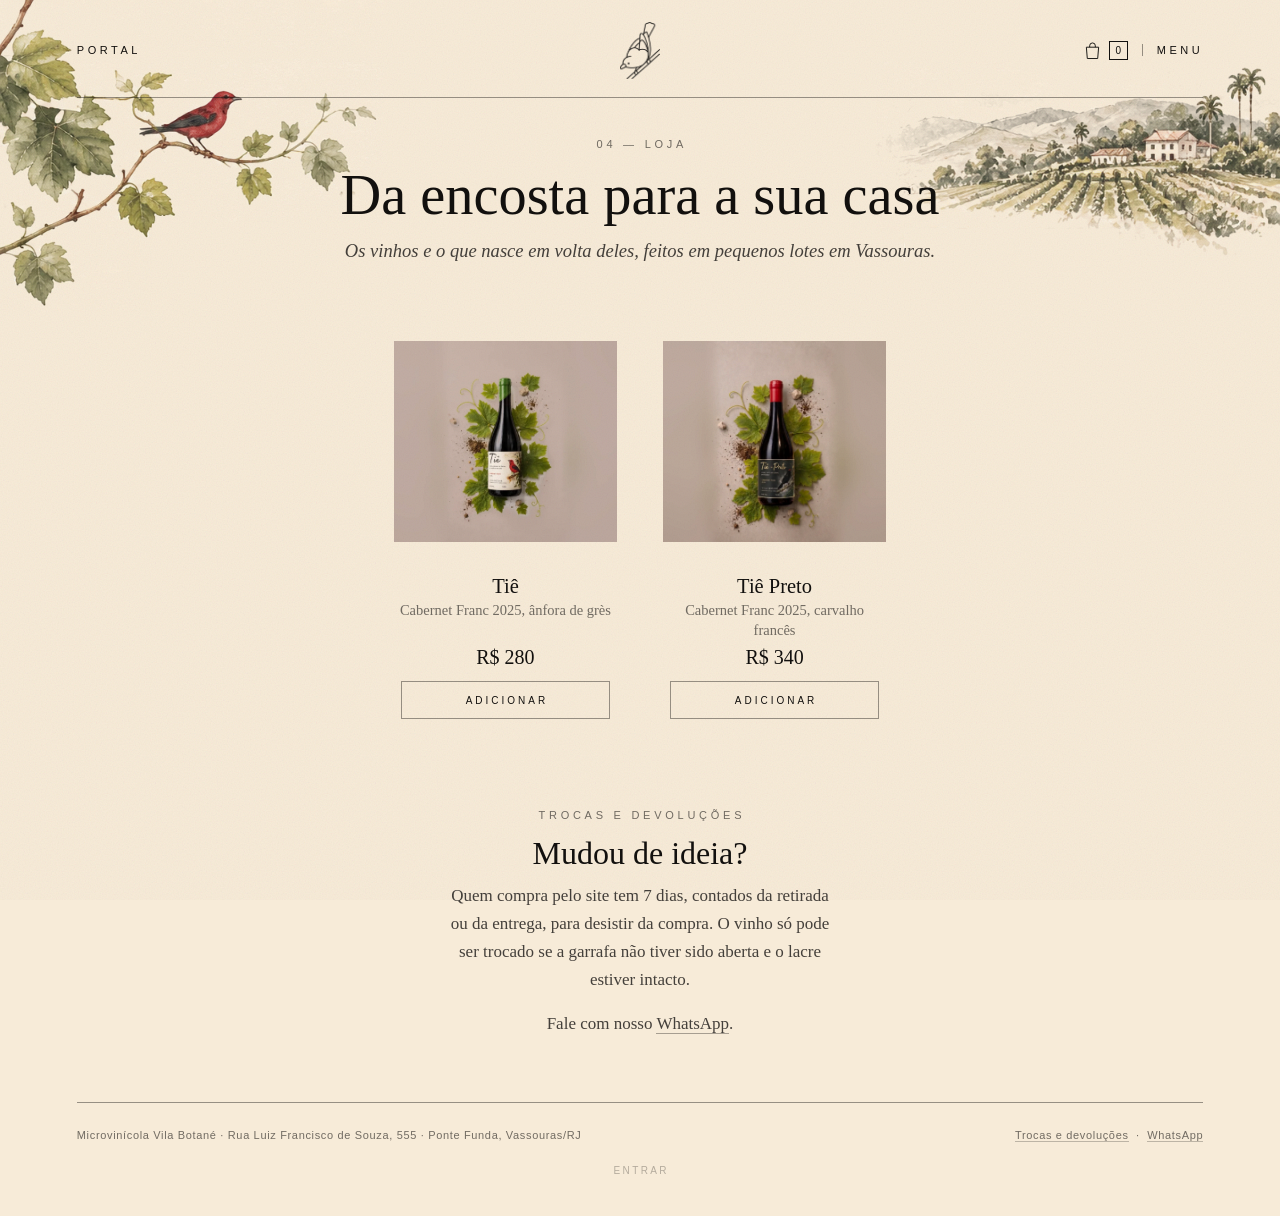
<file: loja.html>
<!doctype html>
<html lang="pt-BR">
<head>
<meta charset="utf-8">
<meta name="viewport" content="width=device-width, initial-scale=1">
<meta http-equiv="Content-Security-Policy" content="default-src 'self'; script-src 'self' 'unsafe-inline'; style-src 'self' 'unsafe-inline' https://fonts.googleapis.com; font-src 'self' https://fonts.gstatic.com data:; img-src 'self' data: blob:; connect-src 'self' https://api.github.com https://vilabotane-pagamento.gabriellroque9017.workers.dev; object-src 'none'; base-uri 'self'; form-action 'self'; frame-src 'none'; upgrade-insecure-requests">
<title>Loja · Vila Botané</title>
<meta name="description" content="A loja da Vila Botané: os vinhos Tiê e Tiê Preto e o que nasce em volta deles, em pequenos lotes, em Vassouras.">
<link rel="icon" href="./img/passaro-linha.png">
<link rel="preconnect" href="https://fonts.googleapis.com">
<link rel="preconnect" href="https://fonts.gstatic.com" crossorigin>
<link rel="stylesheet" href="https://fonts.googleapis.com/css2?family=Cormorant+Garamond:ital,wght@0,300;0,400;0,500;1,300;1,400&family=Jost:wght@300;400&display=swap">
<style>
/* ==========================================================
   Vila Botané · Loja
   O papel da arte aprovada: creme quente, grão, a ave em traço no topo,
   o galho com o tiê entrando pelo canto e a encosta em aquarela do outro
   lado. Cantos retos, fio de 1px, botão sem preenchimento.
   ========================================================== */
:root{
  --tinta:#12100E; --mata:#636B2F; --tie:#C8483C; --casca:#3A322A;
  --papel:#F7EBD8; --papel-fundo:#EFE1CB; --mudo:rgba(18,16,14,.58); --fio:rgba(18,16,14,.42);
  --serifa:"Cormorant Garamond", Georgia, "Times New Roman", serif;
  --grot:"Jost", "Helvetica Neue", Arial, sans-serif;
  --margem:clamp(22px,6vw,96px);
  --ease:cubic-bezier(.65,0,.35,1);
}
*,*::before,*::after{ box-sizing:border-box; }
html{ background:var(--papel); -webkit-text-size-adjust:100%; }
body{ margin:0; color:var(--tinta); font-family:var(--serifa); font-size:18px; -webkit-font-smoothing:antialiased; position:relative; overflow-x:hidden; }
/* o grão do papel, por cima de tudo e sem pegar clique */
body::after{
  content:""; position:fixed; inset:0; pointer-events:none; z-index:60; opacity:.09; mix-blend-mode:multiply;
  background:url("data:image/svg+xml,%3Csvg xmlns='http://www.w3.org/2000/svg' width='220' height='220'%3E%3Cfilter id='n'%3E%3CfeTurbulence type='fractalNoise' baseFrequency='0.82' numOctaves='3' stitchTiles='stitch'/%3E%3C/filter%3E%3Crect width='100%25' height='100%25' filter='url(%23n)'/%3E%3C/svg%3E");
}
a{ color:inherit; text-decoration:none; }
button{ font:inherit; color:inherit; background:none; border:0; padding:0; cursor:pointer; }
[hidden]{ display:none !important; }
.num{ font-feature-settings:"onum" 1; }
.rotulo{ font-family:var(--grot); font-weight:400; font-size:11px; letter-spacing:.34em; text-indent:.34em; text-transform:uppercase; color:var(--mudo); margin:0; }

/* ---------- a ornamentação ---------- */
.enfeite{ position:absolute; pointer-events:none; z-index:0; user-select:none; }
.enfeite--galho{ top:0; left:0; width:clamp(190px,30vw,480px); }
.enfeite--encosta{ top:62px; right:0; width:clamp(240px,31.6vw,500px); }
@media (max-width:760px){
  .enfeite--galho{ width:36vw; top:-4px; left:-3vw; }
  .enfeite--encosta{ display:none; }
}

/* ---------- o topo ---------- */
.topo{
  position:relative; z-index:2; display:grid; grid-template-columns:1fr auto 1fr; align-items:center;
  margin:0 var(--margem); padding:22px 0 18px; border-bottom:1px solid var(--fio);
  font-family:var(--grot); font-size:11px; letter-spacing:.32em; text-transform:uppercase;
}
.topo__marca img{ display:block; width:40px; height:auto; filter:invert(1); opacity:.82; }
.topo__dir{ justify-self:end; display:flex; align-items:center; gap:14px; }
.topo__sacola{ display:flex; align-items:center; gap:8px; min-height:44px; }
.topo__sacola svg{ width:17px; height:19px; }
.topo__conta{ font-size:10px; letter-spacing:0; text-indent:0; min-width:19px; height:19px; padding:0 4px;
  border:1px solid var(--tinta); display:grid; place-items:center; transition:background .3s, color .3s; }
.topo__conta.is-pulso{ background:var(--mata); border-color:var(--mata); color:var(--papel); }
.topo__barra{ width:1px; height:12px; background:var(--fio); }
.topo__menu{ min-height:44px; letter-spacing:.32em; text-transform:uppercase; }
@media (max-width:760px){
  .topo{ padding:16px 0 14px; }
  .topo__portal{ visibility:hidden; }
  .topo__marca img{ width:34px; }
}

/* ---------- a cabeça ---------- */
.cabeca{ position:relative; z-index:1; text-align:center; padding:40px var(--margem) 0; }
.cabeca h1{ font-weight:300; font-size:clamp(36px,4.4vw,58px); line-height:1.05; margin:16px 0 12px; text-wrap:balance; }
.cabeca p.sub{ font-style:italic; font-size:clamp(17px,1.45vw,20px); line-height:1.5; margin:0 auto; max-width:92ch; color:rgba(18,16,14,.78); }
@media (max-width:760px){ .cabeca p.sub{ max-width:34ch; text-wrap:balance; } }
@media (max-width:760px){ .cabeca{ padding-top:44px; } }

/* ---------- as abas ---------- */
.filtros{ position:relative; z-index:1; display:flex; justify-content:center; flex-wrap:wrap; gap:6px 30px; margin:30px var(--margem) 30px; }
.filtros button{
  font-family:var(--grot); font-size:11px; letter-spacing:.3em; text-transform:uppercase; color:var(--mudo);
  padding:12px 0 8px; border-bottom:1px solid transparent; transition:color .3s, border-color .3s;
}
.filtros button:hover{ color:var(--tinta); }
.filtros button[aria-pressed="true"]{ color:var(--tinta); border-bottom:1.5px solid var(--mata); }
.filtros--so{ height:0; margin-bottom:46px; overflow:hidden; }
@media (max-width:760px){ .filtros{ gap:4px 20px; } .filtros button{ letter-spacing:.24em; } }

/* ---------- a vitrine ---------- */
.vitrine{
  position:relative; z-index:1; max-width:1184px; margin:0 auto; padding:0 var(--margem) 90px;
  display:grid; grid-template-columns:repeat(4,minmax(0,1fr)); gap:34px 46px;
}
/* com poucos produtos, a vitrine se fecha no meio em vez de ficar torta para a esquerda */
.vitrine--pouca{ display:flex; flex-wrap:wrap; justify-content:center; }
.vitrine--pouca > .produto{ width:calc((min(100vw,1184px) - 2 * var(--margem) - 3 * 46px) / 4); }
@media (max-width:1080px){
  .vitrine{ grid-template-columns:repeat(3,minmax(0,1fr)); gap:30px 30px; }
  .vitrine--pouca > .produto{ width:calc((100vw - 2 * var(--margem) - 2 * 30px) / 3); }
}
@media (max-width:760px){
  .vitrine{ grid-template-columns:repeat(2,minmax(0,1fr)); gap:30px 14px; padding:0 16px 70px; }
  .vitrine--pouca > .produto{ width:calc((100vw - 32px - 14px) / 2); }
}
.produto{ display:flex; flex-direction:column; text-align:center; opacity:0; transform:translateY(14px); transition:opacity .7s var(--ease), transform .7s var(--ease); }
.produto.is-vis{ opacity:1; transform:none; }
.produto__foto{ position:relative; aspect-ratio:10/9; overflow:hidden; background:var(--papel-fundo); }
.produto__foto img{ width:100%; height:100%; object-fit:cover; display:block; transition:transform 1.2s ease-out; }
.produto:hover .produto__foto img{ transform:scale(1.04); }
.produto__foto img.ave{ object-fit:contain; width:30%; height:auto; margin:auto; position:absolute; inset:0; filter:invert(1); opacity:.18; transform:none !important; }
.produto__selo{ font-family:var(--grot); font-size:9px; letter-spacing:.3em; text-transform:uppercase; color:var(--mudo); margin:16px 0 -10px; min-height:11px; }
.produto__selo--tie{ color:var(--tie); }
.produto h3{ font-weight:400; font-size:clamp(20px,1.6vw,23px); line-height:1.15; margin:16px 0 3px; }
.produto__linha{ font-size:14.5px; line-height:1.35; color:var(--mudo); margin:0 0 4px; }
.produto__preco{ font-size:20px; margin:auto 0 12px; padding-top:2px; }
.caixa{
  display:flex; align-items:center; justify-content:center; width:94%; min-height:38px; margin:0 auto; padding:0 10px;
  font-family:var(--grot); font-size:10px; letter-spacing:.3em; text-indent:.3em; text-transform:uppercase; text-align:center;
  border:1px solid var(--fio); transition:background .35s var(--ease), border-color .35s var(--ease), color .35s var(--ease), opacity .3s;
}
.caixa:hover:not(:disabled):not([aria-disabled="true"]), .caixa:focus-visible{ background:var(--mata); border-color:var(--mata); color:var(--papel); outline:none; }
.caixa.is-feito{ background:var(--mata); border-color:var(--mata); color:var(--papel); }
.caixa:disabled, .caixa[aria-disabled="true"]{ opacity:.38; cursor:default; }
.vitrine__vazia{ grid-column:1/-1; width:100%; text-align:center; padding:30px 0 10px; font-size:21px; font-style:italic; color:rgba(18,16,14,.7); }
@media (max-width:760px){ .produto__linha{ font-size:13.5px; } .caixa{ width:100%; letter-spacing:.22em; text-indent:.22em; } }

/* ---------- trocas e devoluções ---------- */
.trocas{ position:relative; z-index:1; max-width:62ch; margin:0 auto; padding:0 var(--margem) 64px; text-align:center; }
.trocas h2{ font-weight:300; font-size:clamp(26px,2.6vw,32px); margin:14px 0 10px; }
.trocas p.texto{ font-size:17px; line-height:1.65; color:rgba(18,16,14,.78); margin:0; text-wrap:pretty; }
.trocas p.texto + p.texto{ margin-top:.9em; }
.trocas p.texto a{ border-bottom:1px solid rgba(18,16,14,.35); transition:color .3s, border-color .3s; }
.trocas p.texto a:hover{ color:var(--mata); border-color:var(--mata); }

/* ---------- o rodapé ---------- */
.rodape{ margin:0 var(--margem); padding:26px 0 40px; border-top:1px solid var(--fio); display:flex; flex-wrap:wrap; gap:10px 28px; justify-content:space-between;
  font-family:var(--grot); font-size:11px; letter-spacing:.06em; color:var(--mudo); }
.rodape a{ border-bottom:1px solid rgba(18,16,14,.25); }
/* a mesma porta discreta da página inicial: o Modo Edição a aponta para ?editar=1 */
.rodape__entrar{ flex-basis:100%; margin:14px 0 0; text-align:center; font-size:10px; letter-spacing:.24em; text-indent:.24em; text-transform:uppercase; opacity:.5; transition:opacity .4s; }
.rodape__entrar:hover{ opacity:.9; }
.rodape .rodape__entrar a{ border-bottom-color:transparent; }
.rodape .rodape__entrar a:hover{ border-bottom-color:currentColor; }

/* ---------- a sacola ---------- */
.veu{ position:fixed; inset:0; z-index:40; background:rgba(18,16,14,.42); opacity:0; pointer-events:none; transition:opacity .45s var(--ease); }
.veu.is-aberto{ opacity:1; pointer-events:auto; }
.sacola{
  position:fixed; z-index:41; top:0; right:0; bottom:0; width:min(430px, calc(100vw - 26px));
  background:var(--papel); display:flex; flex-direction:column; transform:translateX(102%); transition:transform .55s var(--ease);
  border-left:1px solid var(--fio);
}
.sacola.is-aberta{ transform:none; }
.sacola__topo{ display:flex; justify-content:space-between; align-items:center; padding:20px 24px 16px; border-bottom:1px solid var(--fio); }
.sacola__topo h2{ font-weight:300; font-size:32px; margin:0; }
.sacola__x{ width:44px; height:44px; display:grid; place-items:center; color:var(--mudo); font-size:15px; transition:transform .4s var(--ease), color .3s; }
.sacola__x:hover{ color:var(--tinta); transform:rotate(90deg); }
.sacola__corpo{ flex:1; overflow-y:auto; padding:0 24px; }
.sacola__vazia{ text-align:center; padding:56px 10px; }
.sacola__vazia img{ width:62px; filter:invert(1); opacity:.6; }
.sacola__vazia p{ font-size:20px; margin:16px 0 22px; color:rgba(18,16,14,.75); }
.item{ display:grid; grid-template-columns:72px 1fr; gap:14px; padding:18px 0; border-bottom:1px solid rgba(18,16,14,.16); }
.item__foto{ position:relative; aspect-ratio:10/11; overflow:hidden; background:var(--papel-fundo); }
.item__foto img{ width:100%; height:100%; object-fit:cover; display:block; }
.item__foto img.ave{ object-fit:contain; width:50%; height:auto; position:absolute; inset:0; margin:auto; filter:invert(1); opacity:.2; }
.item h3{ font-weight:400; font-size:20px; margin:0 0 2px; }
.item__fora{ font-family:var(--grot); font-size:10px; letter-spacing:.2em; text-transform:uppercase; color:var(--tie); margin:4px 0 0; }
.item__pe{ display:flex; justify-content:space-between; align-items:center; margin-top:10px; }
.qtd{ display:flex; align-items:center; gap:4px; }
.qtd button{ width:34px; height:34px; border:1px solid var(--fio); font-size:15px; transition:border-color .3s, color .3s; }
.qtd button:hover:not(:disabled){ border-color:var(--mata); color:var(--mata); }
.qtd button:disabled{ opacity:.3; cursor:default; }
.qtd output{ min-width:2.2ch; text-align:center; font-size:20px; }
.item__preco{ font-size:20px; margin:0; }
.item__tirar{ font-family:var(--grot); font-size:9.5px; letter-spacing:.24em; text-transform:uppercase; color:var(--mudo); border-bottom:1px solid rgba(18,16,14,.3); margin-top:10px; display:inline-block; }
.sacola__pe{ padding:16px 24px 22px; border-top:1px solid var(--fio); display:grid; gap:12px; }
.entrega{ display:grid; gap:6px; }
.opcao{ display:flex; gap:12px; align-items:flex-start; font-size:17px; cursor:pointer; }
.opcao input{ appearance:none; -webkit-appearance:none; flex:none; width:16px; height:16px; margin:5px 0 0; border:1px solid var(--fio); display:grid; place-items:center; }
.opcao input::after{ content:""; width:8px; height:8px; background:var(--mata); transform:scale(0); transition:transform .25s var(--ease); }
.opcao input:checked::after{ transform:scale(1); }
.opcao small{ display:block; font-family:var(--grot); font-size:11px; letter-spacing:.02em; color:var(--mudo); }
.total{ display:flex; justify-content:space-between; align-items:baseline; font-size:26px; padding-top:10px; border-top:1px solid rgba(18,16,14,.2); }
.total span:first-child{ font-size:22px; }
.sacola__aviso{ font-family:var(--grot); font-size:11px; line-height:1.5; color:var(--mudo); margin:0; text-align:center; text-wrap:pretty; }
.sacola .caixa{ width:100%; min-height:44px; }

/* ---------- a volta do Mercado Pago ---------- */
.pedido{ position:fixed; inset:0; z-index:45; display:grid; place-items:center; padding:18px; }
.pedido__caixa{ position:relative; width:min(460px,100%); max-height:calc(100svh - 36px); overflow-y:auto; background:var(--papel); border:1px solid var(--fio);
  padding:34px clamp(22px,5vw,40px) 28px; text-align:center; display:grid; gap:12px; }
.pedido__caixa > img{ width:46px; margin:0 auto 2px; filter:invert(1); opacity:.7; }
.pedido h2{ font-weight:300; font-size:clamp(30px,5vw,38px); line-height:1.1; margin:0; }
.pedido__texto{ font-size:18px; line-height:1.5; margin:0; color:rgba(18,16,14,.8); text-wrap:pretty; }
.pedido__lista{ list-style:none; margin:4px 0 0; padding:12px 0 0; border-top:1px solid rgba(18,16,14,.2); display:grid; gap:4px; font-size:17px; }
.pedido__lista li{ display:flex; justify-content:space-between; gap:12px; text-align:left; }
.pedido__lista li.is-total{ border-top:1px solid rgba(18,16,14,.2); margin-top:6px; padding-top:8px; font-size:20px; }
.pedido__num{ font-family:var(--grot); font-size:10px; letter-spacing:.26em; text-transform:uppercase; color:var(--mudo); margin:2px 0 0; }
.pedido .caixa{ width:100%; min-height:44px; }

/* ---------- o menu ---------- */
.menu{ position:fixed; inset:0; z-index:50; background:var(--papel); display:grid; place-content:center; text-align:center; gap:18px;
  opacity:0; pointer-events:none; transition:opacity .45s var(--ease); }
.menu.is-aberto{ opacity:1; pointer-events:auto; }
.menu a{ font-size:clamp(28px,4vw,40px); font-weight:300; }
.menu a[aria-current]{ font-style:italic; color:var(--mata); }
.menu__x{ position:absolute; top:18px; right:var(--margem); min-height:44px; font-family:var(--grot); font-size:11px; letter-spacing:.32em; text-transform:uppercase; }

/* ---------- o Modo Edição da vitrine ----------
   Só existe para quem entrou com o token: a loja desenha os cartões com os
   campos abertos e as ferramentas embaixo, e entrega a lista ao editor. */
.loja-editando .filtros{ display:none; }
.loja-editando .vitrine{ padding-top:30px; }
.ed-dica{ grid-column:1/-1; width:100%; margin:0 0 4px; text-align:center; font-family:var(--grot); font-size:11.5px; line-height:1.6; letter-spacing:.04em; color:#3F5C5B;
  border:1px dashed rgba(92,126,125,.6); padding:10px 14px; background:rgba(92,126,125,.06); }
.ed-campo{ display:inline-block; min-width:3ch; outline:1px dashed rgba(92,126,125,.55); outline-offset:3px; cursor:text; }
.ed-campo:focus{ outline:1px solid #5C7E7D; background:rgba(92,126,125,.09); }
.ed-campo:empty::before{ content:attr(data-vazio); color:rgba(18,16,14,.34); font-style:italic; }
.produto.ed .produto__selo{ margin-bottom:-6px; }
.ed-foto{ position:absolute; left:50%; bottom:10px; transform:translateX(-50%); z-index:2; background:var(--papel); border:1px solid var(--fio);
  padding:9px 14px; font-family:var(--grot); font-size:10px; letter-spacing:.2em; text-transform:uppercase; cursor:pointer; white-space:nowrap; }
.ed-foto:hover, .ed-foto:focus-within{ background:var(--mata); border-color:var(--mata); color:var(--papel); }
.ed-foto input{ position:absolute; width:1px; height:1px; opacity:0; pointer-events:none; }
.ed-marca{ position:absolute; top:8px; left:8px; z-index:2; background:var(--tinta); color:var(--papel); font-family:var(--grot); font-size:9px; letter-spacing:.2em; text-transform:uppercase; padding:5px 8px; }
.ed-escondido .produto__foto img{ opacity:.35; }
.ed-alerta{ font-family:var(--grot); font-size:10.5px; line-height:1.4; color:var(--tie); margin:-8px 0 10px; }
.ed-ferramentas{ display:flex; flex-wrap:wrap; justify-content:center; gap:6px; margin-top:auto; padding-top:4px; }
.produto.ed .produto__preco{ margin:0 0 12px; }
@media (max-width:760px){ .ed-ferramentas button, .ed-ferramentas select{ padding:0 7px; letter-spacing:.1em; } .ed-foto{ padding:8px 10px; letter-spacing:.14em; } }
.ed-ferramentas button, .ed-ferramentas select{
  font-family:var(--grot); font-size:9.5px; letter-spacing:.14em; text-transform:uppercase; color:var(--tinta);
  border:1px solid var(--fio); border-radius:0; padding:0 9px; min-height:34px; background:var(--papel); }
.ed-ferramentas select{ appearance:none; -webkit-appearance:none; padding-right:22px;
  background:var(--papel) url("data:image/svg+xml,%3Csvg xmlns='http://www.w3.org/2000/svg' width='8' height='5'%3E%3Cpath d='M0 0l4 5 4-5z' fill='%2312100E'/%3E%3C/svg%3E") no-repeat right 8px center; }
.ed-ferramentas button:hover:not(:disabled){ border-color:var(--mata); color:var(--mata); }
.ed-ferramentas button:disabled{ opacity:.3; cursor:default; }
.ed-ferramentas [aria-pressed="true"]{ background:var(--tinta); color:var(--papel); border-color:var(--tinta); }
.ed-ferramentas [aria-pressed="true"]:hover{ color:var(--papel) !important; }
.ed-ferramentas .ed-tirar{ color:var(--tie); border-color:rgba(200,72,60,.55); }
.ed-novo{ display:flex; flex-direction:column; align-items:center; justify-content:center; gap:10px; min-height:280px; width:100%;
  border:1px dashed var(--fio); font-family:var(--grot); font-size:11px; letter-spacing:.24em; text-transform:uppercase; color:var(--mudo);
  transition:border-color .3s, color .3s, background .3s; }
.ed-novo span{ font-family:var(--serifa); font-size:46px; font-weight:300; letter-spacing:0; line-height:1; }
.ed-novo:hover, .ed-novo:focus-visible{ border-color:var(--mata); color:var(--mata); background:rgba(99,107,47,.05); outline:none; }

@media (prefers-reduced-motion:reduce){
  .produto, .sacola, .veu, .menu, .caixa, .produto__foto img{ transition:none; }
  .produto{ opacity:1; transform:none; }
}
</style>
</head>
<body>

<img class="enfeite enfeite--galho" src="./img/loja/galho-tie.webp" alt="" aria-hidden="true" decoding="async" data-nao-editar>
<img class="enfeite enfeite--encosta" src="./img/loja/paisagem-encosta.webp" alt="" aria-hidden="true" decoding="async" data-nao-editar>

<header class="topo" data-nao-editar>
  <a class="topo__portal" href="./portal.html">Portal</a>
  <a class="topo__marca" href="./index.html" aria-label="Vila Botané — início"><img src="./img/passaro-linha.png" alt="" width="660" height="939"></a>
  <span class="topo__dir">
    <button class="topo__sacola" type="button" id="abre-sacola" aria-label="Abrir a sacola">
      <svg viewBox="0 0 18 20" aria-hidden="true"><path d="M2.5 6.5h13l-1 12h-11z M6 6.5V5a3 3 0 0 1 6 0v1.5" fill="none" stroke="currentColor" stroke-width="1"/></svg>
      <span class="topo__conta num" id="conta" aria-live="polite">0</span>
    </button>
    <span class="topo__barra" aria-hidden="true"></span>
    <button class="topo__menu" type="button" id="abre-menu">Menu</button>
  </span>
</header>

<section class="cabeca">
  <p class="rotulo">04 <span aria-hidden="true">—</span> Loja</p>
  <h1 id="loja-titulo">Da encosta para a sua casa</h1>
  <p class="sub" id="loja-sub">Os vinhos e o que nasce em volta deles, feitos em pequenos lotes em Vassouras.</p>
</section>

<nav class="filtros" id="filtros" aria-label="Categorias" data-nao-editar></nav>

<main class="vitrine" id="vitrine" aria-live="polite" data-nao-editar></main>

<section class="trocas" id="trocas">
  <p class="rotulo">Trocas e devoluções</p>
  <h2>Mudou de ideia?</h2>
  <p class="texto">Quem compra pelo site tem 7 dias, contados da retirada ou da entrega, para desistir da compra. O vinho só pode ser trocado se a garrafa não tiver sido aberta e o lacre estiver intacto.</p>
  <p class="texto">Fale com nosso <a href="https://api.whatsapp.com/send/?phone=5524999936927&amp;type=phone_number&amp;app_absent=0" target="_blank" rel="noopener">WhatsApp</a>.</p>
</section>

<footer class="rodape">
  <span>Microvinícola Vila Botané · Rua Luiz Francisco de Souza, 555 · Ponte Funda, Vassouras/RJ</span>
  <span><a href="#trocas">Trocas e devoluções</a> &nbsp;·&nbsp; <a href="https://api.whatsapp.com/send/?phone=5524999936927&amp;type=phone_number&amp;app_absent=0" target="_blank" rel="noopener">WhatsApp</a></span>
  <p class="rodape__entrar" data-nao-editar><a href="./admin/" rel="nofollow" title="Modo Edição, para a equipe da casa">Entrar</a></p>
</footer>

<div class="veu" id="veu" data-nao-editar></div>
<aside class="sacola" id="sacola" role="dialog" aria-modal="true" aria-labelledby="sacola-titulo" aria-hidden="true" data-nao-editar>
  <div class="sacola__topo">
    <h2 id="sacola-titulo">Sacola</h2>
    <button class="sacola__x" type="button" id="fecha-sacola" aria-label="Fechar a sacola">✕</button>
  </div>
  <div class="sacola__corpo" id="sacola-itens"></div>
  <div class="sacola__pe" id="sacola-pe">
    <div class="entrega" role="radiogroup" aria-label="Entrega">
      <p class="rotulo" style="text-indent:0">Entrega</p>
      <label class="opcao"><input type="radio" name="entrega" value="retirada" checked><span>Retirar na vinícola<small>Vassouras/RJ · sem custo</small></span></label>
      <label class="opcao"><input type="radio" name="entrega" value="envio"><span>Enviar para o meu endereço<small>o frete é combinado pelo WhatsApp</small></span></label>
    </div>
    <label class="opcao" id="sacola-maior" hidden><input type="checkbox" id="maior"><span>Tenho 18 anos ou mais<small>a sacola tem vinho</small></span></label>
    <div class="total"><span>Total</span><span class="num" id="sacola-total">R$ 0</span></div>
    <button class="caixa" type="button" id="paga-pix" hidden>Pagar no Pix</button>
    <button class="caixa" type="button" id="paga-cartao" hidden>Pagar no cartão</button>
    <a class="caixa" id="paga-zap" href="#" target="_blank" rel="noopener">Pedir pelo WhatsApp</a>
    <p class="sacola__aviso" id="sacola-aviso"></p>
  </div>
</aside>

<div class="pedido" id="pedido" role="dialog" aria-modal="true" aria-labelledby="pedido-titulo" hidden data-nao-editar>
  <div class="pedido__caixa">
    <img src="./img/passaro-linha.png" alt="">
    <h2 id="pedido-titulo">Conferindo o pagamento</h2>
    <p class="pedido__texto" id="pedido-texto">Um instante: estamos confirmando com o Mercado Pago.</p>
    <ul class="pedido__lista num" id="pedido-lista" hidden></ul>
    <p class="pedido__num" id="pedido-num" hidden></p>
    <button class="caixa" type="button" id="pedido-de-novo" hidden>Conferir de novo</button>
    <a class="caixa" id="pedido-zap" href="#" target="_blank" rel="noopener" hidden>Falar no WhatsApp</a>
    <button class="caixa" type="button" id="pedido-fecha">Voltar à loja</button>
  </div>
</div>

<nav class="menu" id="menu" aria-hidden="true" data-nao-editar>
  <button class="menu__x" type="button" id="fecha-menu">Fechar ✕</button>
  <a href="./index.html#topo">Homepage</a>
  <a href="./index.html#sobre">Sobre nós</a>
  <a href="./index.html#mata">Mata Atlântica</a>
  <a href="./index.html#terroir">O Terroir</a>
  <a href="./index.html#vinhos">Nossos vinhos</a>
  <a href="./loja.html" aria-current="page">Loja</a>
  <a href="https://www.casadolagobistro.com.br/noticias.html">Notícias &amp; Histórias</a>
</nav>

<script>
/* ==========================================================
   A loja.

   A vitrine é uma lista só: conteudo.json → loja.produtos, que o Modo
   Edição grava; enquanto ninguém mexeu nela pelo Modo Edição, vale o
   loja.json de partida. A sacola fica guardada no aparelho de quem compra.

   O preço que vale na cobrança é o que o Worker lê no conteudo.json
   publicado — o daqui só serve para mostrar. Mexer no navegador não muda
   o valor cobrado.
   ========================================================== */
(function () {
  var pega = function (id) { return document.getElementById(id); };
  var CHECKOUT = 'https://vilabotane-pagamento.gabriellroque9017.workers.dev/';
  var ZAP = '5524999936927';
  var CATS = [['vinhos', 'Vinhos'], ['despensa', 'Despensa'], ['objetos', 'Objetos']];
  var MAX = 12;
  var CHAVE = 'vb-sacola', CHAVE_PEDIDO = 'vb-pedido';
  var previa = /[?&]previa=1/.test(location.search);

  var vitrine = pega('vitrine'), conta = pega('conta');
  var TODOS = [];                         /* a lista inteira, com os escondidos */
  var sacola = {};                        /* id → quantidade */
  var filtro = '';
  var carregou = false, editando = false, ponte = null;
  var mpPronto = false;                   /* o Worker já sabe cobrar uma sacola? */

  /* ---------- miúdos ---------- */
  function lePreco(t) {
    var s = String(t || '').replace(/[^\d.,]/g, '');
    if (!s) return 0;
    if (s.indexOf(',') > -1) s = s.replace(/\./g, '').replace(',', '.');
    else if (!/\.\d{1,2}$/.test(s)) s = s.replace(/\./g, '');
    var n = parseFloat(s);
    return n > 0 ? Math.round(n * 100) / 100 : 0;
  }
  function real(n) {
    var redondo = Math.round(n * 100) % 100 === 0;
    return 'R$ ' + n.toLocaleString('pt-BR', { minimumFractionDigits: redondo ? 0 : 2, maximumFractionDigits: 2 });
  }
  function texto(t) { var d = document.createElement('div'); d.textContent = String(t == null ? '' : t); return d.innerHTML.replace(/"/g, '&quot;'); }
  function fotoDe(p) {
    var f = p.fotoLocal || p.foto || '';
    if (/^blob:/.test(f) || /^(\.\/|\/)?img\/[\w\-.\/]+$/.test(f)) return f;
    return '';
  }
  function imgDe(p, lazy) {
    var f = fotoDe(p);
    if (!f) return '<img class="ave" src="./img/passaro-linha.png" alt="">';
    return '<img src="' + texto(f) + '" alt="' + texto(p.nome) + '"' + (lazy ? ' loading="lazy"' : '') + ' decoding="async">';
  }
  function nomeCat(c) { for (var i = 0; i < CATS.length; i++) if (CATS[i][0] === c) return CATS[i][1]; return ''; }
  function guarda() { try { localStorage.setItem(CHAVE, JSON.stringify(sacola)); } catch (e) {} }
  function recupera() { try { sacola = JSON.parse(localStorage.getItem(CHAVE) || '{}') || {}; } catch (e) { sacola = {}; } }
  function porId(id) { for (var i = 0; i < TODOS.length; i++) if (TODOS[i].id === id) return TODOS[i]; return null; }
  function aVenda(p) { return p && p.visivel !== false && !p.esgotado && lePreco(p.preco) > 0; }
  function zapCom(recado) {
    return 'https://api.whatsapp.com/send/?phone=' + ZAP + '&text=' + encodeURIComponent(recado) + '&type=phone_number&app_absent=0';
  }
  function normaliza(lista) {
    var vistos = {};
    return (lista || []).filter(function (p) { return p && typeof p === 'object'; }).map(function (p, i) {
      var id = String(p.id || '').toLowerCase().replace(/[^a-z0-9-]/g, '').slice(0, 60) || ('produto-' + i);
      while (vistos[id]) id += '-b';
      vistos[id] = 1;
      return {
        id: id, nome: String(p.nome || ''), linha: String(p.linha || ''), preco: String(p.preco || ''),
        categoria: nomeCat(p.categoria) ? p.categoria : 'despensa',
        foto: String(p.foto || ''), selo: String(p.selo || ''),
        esgotado: !!p.esgotado, visivel: p.visivel !== false
      };
    });
  }

  /* ---------- a vitrine ---------- */
  function cartao(p) {
    var selo = p.esgotado
      ? '<p class="produto__selo produto__selo--tie">Esgotado</p>'
      : '<p class="produto__selo">' + (p.selo ? texto(p.selo) : '&nbsp;') + '</p>';
    var bt = p.esgotado
      ? '<button class="caixa" type="button" disabled>Esgotado</button>'
      : '<button class="caixa" type="button" data-poe="' + texto(p.id) + '">Adicionar</button>';
    return '<article class="produto" data-cat="' + texto(p.categoria) + '">'
      + '<div class="produto__foto">' + imgDe(p, true) + '</div>'
      + selo + '<h3>' + texto(p.nome) + '</h3>'
      + '<p class="produto__linha">' + texto(p.linha) + '</p>'
      + '<p class="produto__preco num">' + texto(p.preco) + '</p>' + bt + '</article>';
  }

  function monta() {
    if (!carregou) return;
    if (editando) return montaEdicao();
    var lista = TODOS.filter(function (p) { return p.visivel !== false; });
    montaFiltros(lista);
    var mostra = lista.filter(function (p) { return !filtro || p.categoria === filtro; });
    vitrine.classList.toggle('vitrine--pouca', mostra.length > 0 && mostra.length < 4);
    vitrine.innerHTML = mostra.length
      ? mostra.map(cartao).join('')
      : '<p class="vitrine__vazia">' + (lista.length ? 'Nada nesta categoria por enquanto.' : 'A loja está sendo arrumada. Volte em breve.') + '</p>';
    var cards = vitrine.querySelectorAll('.produto');
    if ('IntersectionObserver' in window) {
      var io = new IntersectionObserver(function (es) {
        es.forEach(function (e, i) {
          if (!e.isIntersecting) return;
          setTimeout(function () { e.target.classList.add('is-vis'); }, (i % 4) * 90);
          io.unobserve(e.target);
        });
      }, { rootMargin: '0px 0px -6% 0px' });
      cards.forEach(function (c) { io.observe(c); });
    } else cards.forEach(function (c) { c.classList.add('is-vis'); });
  }

  /* as abas só aparecem quando há mais de uma categoria para escolher */
  function montaFiltros(lista) {
    var nav = pega('filtros');
    var tem = CATS.filter(function (c) { return lista.some(function (p) { return p.categoria === c[0]; }); });
    if (tem.length < 2) { filtro = ''; nav.innerHTML = ''; nav.classList.add('filtros--so'); return; }
    if (filtro && !tem.some(function (c) { return c[0] === filtro; })) filtro = '';
    nav.classList.remove('filtros--so');
    nav.innerHTML = [['', 'Tudo']].concat(tem).map(function (c) {
      return '<button type="button" data-cat="' + c[0] + '" aria-pressed="' + (filtro === c[0]) + '">' + c[1] + '</button>';
    }).join('');
  }
  pega('filtros').addEventListener('click', function (e) {
    var b = e.target.closest('button[data-cat]');
    if (!b) return;
    filtro = b.getAttribute('data-cat');
    monta();
    vitrine.querySelectorAll('.produto').forEach(function (c) { c.classList.add('is-vis'); });
  });

  /* adicionar: a caixa vira "Na sacola" por um instante, e o número do topo pulsa */
  vitrine.addEventListener('click', function (e) {
    var bt = e.target.closest('[data-poe]');
    if (!bt || editando) return;
    var id = bt.getAttribute('data-poe');
    sacola[id] = Math.min(MAX, (sacola[id] || 0) + 1);
    guarda(); atualiza();
    bt.classList.add('is-feito'); bt.textContent = 'Na sacola ✓';
    setTimeout(function () { bt.classList.remove('is-feito'); bt.textContent = 'Adicionar'; }, 1500);
    conta.classList.add('is-pulso');
    setTimeout(function () { conta.classList.remove('is-pulso'); }, 600);
  });

  /* ---------- a sacola ---------- */
  var gaveta = pega('sacola'), veu = pega('veu'), itens = pega('sacola-itens');
  function abreSacola(sim) {
    gaveta.classList.toggle('is-aberta', sim); veu.classList.toggle('is-aberto', sim);
    gaveta.setAttribute('aria-hidden', sim ? 'false' : 'true');
    document.body.style.overflow = sim ? 'hidden' : '';
    if (sim) pega('fecha-sacola').focus();
  }
  function entrega() { var r = document.querySelector('input[name="entrega"]:checked'); return r ? r.value : 'retirada'; }

  /* o que está na sacola, já com os preços e o que não pode mais ser vendido */
  function conteudoDaSacola() {
    var r = { linhas: [], total: 0, pecas: 0, vinho: false, fora: false };
    Object.keys(sacola).forEach(function (id) {
      var p = porId(id), q = sacola[id];
      if (!p || p.visivel === false || !(q > 0)) { delete sacola[id]; return; }
      var ok = aVenda(p), v = ok ? lePreco(p.preco) * q : 0;
      r.linhas.push({ p: p, q: q, v: v, ok: ok });
      if (ok) { r.total += v; r.pecas += q; } else r.fora = true;
      if (p.categoria === 'vinhos') r.vinho = true;
    });
    return r;
  }

  function atualiza() {
    var s = conteudoDaSacola();
    if (!s.linhas.length) {
      itens.innerHTML = '<div class="sacola__vazia"><img src="./img/passaro-linha.png" alt=""><p>A sacola está vazia.</p>'
        + '<button class="caixa" type="button" id="volta-vitrine" style="width:auto;padding:0 26px">Ver a loja</button></div>';
      pega('volta-vitrine').addEventListener('click', function () { abreSacola(false); });
    } else {
      itens.innerHTML = s.linhas.map(function (l) {
        var p = l.p, q = l.q;
        return '<div class="item" data-id="' + texto(p.id) + '">'
          + '<div class="item__foto">' + imgDe(p, false).replace(/ alt="[^"]*"/, ' alt=""') + '</div><div>'
          + '<h3>' + texto(p.nome) + '</h3><p class="rotulo" style="text-indent:0;letter-spacing:.22em">' + texto(nomeCat(p.categoria)) + '</p>'
          + (l.ok ? '' : '<p class="item__fora">' + (p.esgotado ? 'Esgotado' : 'Indisponível') + ' · tire da sacola</p>')
          + '<div class="item__pe"><span class="qtd"><button type="button" data-q="-1" aria-label="Uma a menos"' + (q <= 1 || !l.ok ? ' disabled' : '') + '>−</button>'
          + '<output class="num">' + q + '</output><button type="button" data-q="1" aria-label="Uma a mais"' + (q >= MAX || !l.ok ? ' disabled' : '') + '>+</button></span>'
          + '<p class="item__preco num">' + (l.ok ? real(l.v) : '—') + '</p></div>'
          + '<button class="item__tirar" type="button" data-tira>Tirar</button></div></div>';
      }).join('');
    }
    guarda();
    conta.textContent = s.pecas;
    pega('sacola-pe').hidden = !s.linhas.length;
    pega('sacola-total').textContent = real(s.total);
    pega('sacola-maior').hidden = !s.vinho;
    botoes(s);
  }

  /* Pix e cartão pelo Mercado Pago quando é retirada e o Worker já sabe
     cobrar a sacola; o WhatsApp vale sempre (e é o caminho do envio, que
     tem frete a combinar). */
  function botoes(s) {
    s = s || conteudoDaSacola();
    var envio = entrega() === 'envio';
    var pode = s.pecas > 0 && !s.fora && (!s.vinho || pega('maior').checked);
    var mp = mpPronto && !envio;
    ['paga-pix', 'paga-cartao'].forEach(function (id) { pega(id).hidden = !mp; pega(id).disabled = !pode; });
    var zap = pega('paga-zap');
    zap.textContent = envio ? 'Combinar o envio no WhatsApp' : (mp ? 'Pedir pelo WhatsApp' : 'Fazer o pedido no WhatsApp');
    zap.setAttribute('aria-disabled', pode ? 'false' : 'true');
    zap.href = pode ? zapCom(recadoDoPedido(s, envio)) : '#';
    var aviso = s.fora ? 'Tire da sacola o que acabou para seguir.'
      : envio ? 'O frete é calculado pelo CEP e combinado no WhatsApp, junto com o pagamento.'
      : mp ? 'Pix ou cartão pelo Mercado Pago, com retirada na vinícola.'
      : 'Mande o pedido pelo WhatsApp e combinamos o pagamento e a retirada.';
    if (s.vinho) aviso += ' Venda de bebida alcoólica proibida para menores de 18 anos.';
    pega('sacola-aviso').textContent = aviso;
  }

  function recadoDoPedido(s, envio) {
    var linhas = s.linhas.filter(function (l) { return l.ok; }).map(function (l) {
      return '• ' + l.q + '× ' + l.p.nome + ' — ' + real(l.v);
    });
    return 'Olá! Gostaria de fazer este pedido na loja da Vila Botané:\n' + linhas.join('\n')
      + '\nTotal: ' + real(s.total)
      + (envio ? '\nEntrega: enviar para o meu endereço (CEP: )' : '\nEntrega: retirar na vinícola');
  }

  itens.addEventListener('click', function (e) {
    var linha = e.target.closest('.item'); if (!linha) return;
    var id = linha.getAttribute('data-id');
    var q = e.target.closest('[data-q]');
    if (q) sacola[id] = Math.max(1, Math.min(MAX, (sacola[id] || 0) + Number(q.getAttribute('data-q'))));
    if (e.target.closest('[data-tira]')) delete sacola[id];
    atualiza();
  });
  pega('maior').addEventListener('change', function () { botoes(); });
  document.querySelectorAll('input[name="entrega"]').forEach(function (r) { r.addEventListener('change', function () { botoes(); }); });
  pega('paga-zap').addEventListener('click', function (e) {
    if (this.getAttribute('aria-disabled') === 'true') e.preventDefault();
  });

  /* para o Mercado Pago vão só os ids e as quantidades: o Worker busca
     nome e preço no site publicado e devolve com o número do pedido */
  function vaiMP(meio, bt) {
    var s = conteudoDaSacola();
    if (!mpPronto || !s.pecas || s.fora || (s.vinho && !pega('maior').checked) || entrega() !== 'retirada') return;
    var lista = s.linhas.map(function (l) { return l.p.id + ':' + l.q; }).join(',');
    try {
      localStorage.setItem(CHAVE_PEDIDO, JSON.stringify({
        itens: s.linhas.map(function (l) { return { nome: l.p.nome, q: l.q, v: l.v }; }),
        total: s.total, quando: Date.now()
      }));
    } catch (e) {}
    ['paga-pix', 'paga-cartao'].forEach(function (id) { pega(id).disabled = true; });
    bt.textContent = 'Abrindo o Mercado Pago…';
    location.assign(CHECKOUT + '?sacola=' + encodeURIComponent(lista) + '&meio=' + meio);
  }
  pega('paga-pix').addEventListener('click', function () { vaiMP('pix', this); });
  pega('paga-cartao').addEventListener('click', function () { vaiMP('cartao', this); });
  /* quem volta do Mercado Pago pelo botão do navegador encontra os botões de pé */
  window.addEventListener('pageshow', function () {
    pega('paga-pix').textContent = 'Pagar no Pix'; pega('paga-cartao').textContent = 'Pagar no cartão';
    if (carregou) botoes();
  });

  pega('abre-sacola').addEventListener('click', function () { abreSacola(true); });
  pega('fecha-sacola').addEventListener('click', function () { abreSacola(false); });
  veu.addEventListener('click', function () { if (pega('pedido').hidden) abreSacola(false); });

  /* ---------- a volta do Mercado Pago ----------
     O endereço de volta não prova nada: qualquer um poderia digitá-lo. Por
     isso "Pedido confirmado" só aparece depois que o Worker pergunta ao
     próprio Mercado Pago se a venda com esse número foi paga. */
  var volta = { ref: '', order: '', estado: '', tentativas: 0 };
  function pedidoGuardado() { try { return JSON.parse(localStorage.getItem(CHAVE_PEDIDO) || 'null'); } catch (e) { return null; } }
  function mostraPedido(titulo, txt, deNovo, recado, comLista) {
    pega('pedido-titulo').textContent = titulo;
    pega('pedido-texto').textContent = txt;
    var bt = pega('pedido-de-novo'); bt.hidden = !deNovo; bt.disabled = false;
    var zap = pega('pedido-zap'); zap.hidden = !recado;
    if (recado) { zap.href = zapCom(recado); zap.textContent = comLista ? 'Combinar a retirada no WhatsApp' : 'Falar no WhatsApp'; }
    var g = pedidoGuardado(), ul = pega('pedido-lista');
    if (comLista && g && g.itens && g.itens.length) {
      ul.innerHTML = g.itens.map(function (i) {
        return '<li><span>' + texto(i.q + '× ' + i.nome) + '</span><span>' + texto(real(i.v)) + '</span></li>';
      }).join('') + '<li class="is-total"><span>Total</span><span>' + texto(real(g.total)) + '</span></li>';
      ul.hidden = false;
    } else ul.hidden = true;
    pega('pedido-num').textContent = 'Pedido ' + volta.ref;
    pega('pedido-num').hidden = !comLista;
    pega('pedido').hidden = false; veu.classList.add('is-aberto');
  }
  function sobreOPedido() {
    var g = pedidoGuardado(), r = '\nPedido: ' + volta.ref;
    if (g && g.itens) r += '\n' + g.itens.map(function (i) { return '• ' + i.q + '× ' + i.nome; }).join('\n') + '\nTotal: ' + real(g.total);
    return r;
  }
  function confere(quieto) {
    if (!quieto) mostraPedido('Conferindo o pagamento', 'Um instante: estamos confirmando com o Mercado Pago.', false, '', false);
    var url = new URL('confere', CHECKOUT);
    url.searchParams.set('ref', volta.ref);
    if (volta.order) url.searchParams.set('order_id', volta.order);
    fetch(url.toString(), { cache: 'no-store' })
      .then(function (r) { return r.json(); })
      .then(function (d) {
        if (d.estado === 'aprovado' && d.ref === volta.ref) {
          var recado = 'Olá! Paguei um pedido na loja do site e quero combinar a retirada.' + sobreOPedido();
          mostraPedido('Pedido confirmado', 'Recebemos o pagamento. Agora é só combinar o dia da retirada na vinícola: a mensagem para o WhatsApp já vai pronta.', false, recado, true);
          sacola = {}; atualiza();
          try { localStorage.removeItem(CHAVE_PEDIDO); } catch (e) {}
          return;
        }
        if (d.estado === 'pendente' || (d.estado !== 'recusado' && volta.estado === 'pendente')) {
          mostraPedido('Pagamento em análise',
            'O Mercado Pago ainda não confirmou o pagamento. No Pix, isso leva alguns segundos depois de pagar. A confirmação aparece aqui assim que ele responder.',
            true, 'Olá! Fiz um pedido na loja pelo Mercado Pago e ainda não apareceu a confirmação.' + sobreOPedido(), false);
          if (volta.tentativas++ < 6) setTimeout(function () { confere(true); }, 5000);
          return;
        }
        if (d.estado === 'recusado' || volta.estado === 'recusado') {
          return mostraPedido('Pagamento não concluído',
            'Nada foi cobrado. A sacola continua guardada: você pode tentar de novo, pelo Pix ou com outro cartão.',
            false, 'Olá! Tentei pagar um pedido na loja pelo Mercado Pago e o pagamento não passou.', false);
        }
        mostraPedido('Ainda sem confirmação',
          'Não encontramos o pagamento deste pedido. Se você já pagou, confira de novo em instantes ou fale conosco.',
          true, 'Olá! Fiz um pedido na loja pelo Mercado Pago e não recebi a confirmação.' + sobreOPedido(), false);
      })
      .catch(function () {
        mostraPedido('Não deu para conferir agora',
          'A conexão falhou ao falar com o Mercado Pago. Tente de novo em instantes.',
          true, 'Olá! Fiz um pedido na loja pelo Mercado Pago.' + sobreOPedido(), false);
      });
  }
  pega('pedido-de-novo').addEventListener('click', function () { this.disabled = true; volta.tentativas = 6; confere(); });
  pega('pedido-fecha').addEventListener('click', function () { pega('pedido').hidden = true; veu.classList.remove('is-aberto'); });

  function leVolta() {
    var p = new URLSearchParams(location.search);
    var nosso = p.get('pagamento');
    if (!nosso) return;
    history.replaceState(null, '', location.pathname);
    volta.estado = nosso;
    volta.ref = String(p.get('ref') || p.get('external_reference') || '').toUpperCase();
    volta.order = p.get('order_id') || '';
    if (!/^LOJA-[A-Z0-9]{5}-[A-Z0-9]$/.test(volta.ref)) return;
    confere();
  }

  /* ---------- o menu ---------- */
  var menu = pega('menu');
  function abreMenu(sim) { menu.classList.toggle('is-aberto', sim); menu.setAttribute('aria-hidden', sim ? 'false' : 'true'); }
  pega('abre-menu').addEventListener('click', function () { abreMenu(true); });
  pega('fecha-menu').addEventListener('click', function () { abreMenu(false); });
  document.addEventListener('keydown', function (e) {
    if (e.key !== 'Escape') return;
    abreSacola(false); abreMenu(false);
  });

  /* ==========================================================
     O Modo Edição da vitrine.

     O modo-edicao.js chama window.__loja.ligaEdicao(ponte) depois de
     entrar. Daí em diante os cartões vêm com os campos abertos e as
     ferramentas embaixo; cada mudança devolve a lista inteira para o
     editor (ponte.mudou), e a foto escolhida segue com ele (ponte.foto),
     que a envia para img/enviadas quando ela clicar em Salvar.
     ========================================================== */
  function campo(p, nome, vazio) {
    return '<span class="ed-campo" contenteditable="true" spellcheck="true" data-campo="' + nome + '" data-vazio="' + texto(vazio) + '">' + texto(p[nome]) + '</span>';
  }
  function cartaoEdicao(p, i) {
    var cats = CATS.map(function (c) {
      return '<option value="' + c[0] + '"' + (p.categoria === c[0] ? ' selected' : '') + '>' + c[1] + '</option>';
    }).join('');
    var semPreco = !(lePreco(p.preco) > 0);
    return '<article class="produto ed is-vis' + (p.visivel === false ? ' ed-escondido' : '') + '" data-id="' + texto(p.id) + '">'
      + '<div class="produto__foto">' + imgDe(p, false)
      + (p.visivel === false ? '<span class="ed-marca">Escondido da loja</span>' : '')
      + '<label class="ed-foto">' + (fotoDe(p) ? 'Trocar foto' : 'Escolher foto') + '<input type="file" accept="image/*" data-acao="foto"></label></div>'
      + '<p class="produto__selo' + (p.esgotado ? ' produto__selo--tie' : '') + '">' + campo(p, 'selo', p.esgotado ? 'esgotado' : 'selo (opcional)') + '</p>'
      + '<h3>' + campo(p, 'nome', 'nome do produto') + '</h3>'
      + '<p class="produto__linha">' + campo(p, 'linha', 'uma linha sobre ele') + '</p>'
      + '<p class="produto__preco num">' + campo(p, 'preco', 'R$ 0') + '</p>'
      + '<p class="ed-alerta"' + (semPreco ? '' : ' hidden') + '>Sem preço, ninguém consegue comprar. Escreva assim: R$ 45</p>'
      + '<div class="ed-ferramentas">'
      +   '<select data-acao="categoria" aria-label="Categoria">' + cats + '</select>'
      +   '<button type="button" data-acao="antes" aria-label="Mover para antes"' + (i === 0 ? ' disabled' : '') + '>←</button>'
      +   '<button type="button" data-acao="depois" aria-label="Mover para depois"' + (i === TODOS.length - 1 ? ' disabled' : '') + '>→</button>'
      +   '<button type="button" data-acao="esgotado" aria-pressed="' + !!p.esgotado + '">Esgotado</button>'
      +   '<button type="button" data-acao="visivel">' + (p.visivel === false ? 'Mostrar' : 'Esconder') + '</button>'
      +   '<button type="button" data-acao="tirar" class="ed-tirar">Tirar</button>'
      + '</div></article>';
  }
  function montaEdicao() {
    pega('filtros').innerHTML = '';
    vitrine.classList.remove('vitrine--pouca');
    vitrine.innerHTML = '<p class="ed-dica">Loja em edição. Toque no nome, na linha ou no preço para escrever. '
      + '“Esconder” tira da vitrine sem apagar; “Tirar” apaga o produto. Depois, Salvar na barra de baixo.</p>'
      + TODOS.map(cartaoEdicao).join('')
      + '<button type="button" class="ed-novo" data-acao="novo"><span>+</span>Novo produto</button>';
  }
  function avisaEditor() {
    if (ponte && ponte.mudou) ponte.mudou(JSON.parse(JSON.stringify(TODOS)));
  }
  function produtoDoCartao(el) {
    var c = el.closest('.produto.ed');
    return c ? porId(c.getAttribute('data-id')) : null;
  }

  /* a foto chega do celular com 4000 px e 6 MB: sai daqui com no máximo
     1400 px de lado, em webp, que é o que a vitrine precisa */
  function reduz(arq, id) {
    return new Promise(function (ok) {
      if (!/^image\/(jpeg|png|webp|avif)$/i.test(arq.type || '')) return ok(arq);
      var url = URL.createObjectURL(arq), im = new Image();
      im.onload = function () {
        var w = im.naturalWidth, h = im.naturalHeight, f = Math.min(1, 1400 / Math.max(w, h));
        var c = document.createElement('canvas');
        c.width = Math.max(1, Math.round(w * f)); c.height = Math.max(1, Math.round(h * f));
        c.getContext('2d').drawImage(im, 0, 0, c.width, c.height);
        URL.revokeObjectURL(url);
        var sai = function (b) {
          if (!b) return ok(arq);
          var ext = /webp/.test(b.type) ? '.webp' : '.jpg';
          try { ok(new File([b], 'loja-' + id + ext, { type: b.type })); } catch (e) { ok(arq); }
        };
        c.toBlob(function (b) {
          if (b && /webp/.test(b.type)) return sai(b);
          c.toBlob(sai, 'image/jpeg', 0.86);          /* Safari antigo não faz webp */
        }, 'image/webp', 0.86);
      };
      im.onerror = function () { URL.revokeObjectURL(url); ok(arq); };
      im.src = url;
    });
  }

  function ligaEdicao(p) {
    if (editando) return;
    ponte = p || {};
    editando = true;
    document.documentElement.classList.add('loja-editando');
    monta();

    vitrine.addEventListener('input', function (e) {
      var c = e.target.closest('.ed-campo'); if (!c) return;
      var prod = produtoDoCartao(c); if (!prod) return;
      prod[c.getAttribute('data-campo')] = c.textContent.replace(/\s+/g, ' ').trim();
      if (c.getAttribute('data-campo') === 'preco') {
        c.closest('.produto').querySelector('.ed-alerta').hidden = lePreco(prod.preco) > 0;
      }
      avisaEditor();
    });
    /* uma linha só: Enter fecha o campo; colar entra como texto simples */
    vitrine.addEventListener('keydown', function (e) {
      if (e.key === 'Enter' && e.target.closest('.ed-campo')) { e.preventDefault(); e.target.blur(); }
    });
    vitrine.addEventListener('paste', function (e) {
      if (!e.target.closest('.ed-campo')) return;
      e.preventDefault();
      var t = ((e.clipboardData || window.clipboardData).getData('text') || '').replace(/\s+/g, ' ');
      document.execCommand('insertText', false, t);
    });
    /* "45" vira "R$ 45" ao sair do campo */
    vitrine.addEventListener('focusout', function (e) {
      var c = e.target.closest && e.target.closest('.ed-campo[data-campo="preco"]'); if (!c) return;
      var prod = produtoDoCartao(c), n = lePreco(c.textContent);
      if (!prod || !n) return;
      var bonito = real(n);
      if (bonito !== prod.preco) { prod.preco = bonito; c.textContent = bonito; avisaEditor(); }
    });

    vitrine.addEventListener('change', function (e) {
      var alvo = e.target, prod = produtoDoCartao(alvo); if (!prod) return;
      var acao = alvo.getAttribute('data-acao');
      if (acao === 'categoria') { prod.categoria = alvo.value; avisaEditor(); return; }
      if (acao === 'foto' && alvo.files && alvo.files[0]) {
        var rotulo = alvo.parentNode;
        rotulo.firstChild.nodeValue = 'Preparando…';
        reduz(alvo.files[0], prod.id).then(function (arq) {
          var aceita = ponte.foto ? ponte.foto(prod.id, arq) : false;
          if (aceita) { prod.fotoLocal = URL.createObjectURL(arq); avisaEditor(); }
          monta();
        });
      }
    });

    vitrine.addEventListener('click', function (e) {
      var bt = e.target.closest('button[data-acao]'); if (!bt) return;
      var acao = bt.getAttribute('data-acao');
      if (acao === 'novo') {
        var id = 'produto-' + Date.now().toString(36);
        TODOS.push({ id: id, nome: 'Novo produto', linha: '', preco: '', categoria: 'despensa', foto: '', selo: '', esgotado: false, visivel: true });
        avisaEditor(); monta();
        var novo = vitrine.querySelector('.produto.ed[data-id="' + id + '"]');
        if (novo) { novo.scrollIntoView({ block: 'center', behavior: 'smooth' }); var n = novo.querySelector('[data-campo="nome"]'); if (n) { n.focus(); try { var r = document.createRange(); r.selectNodeContents(n); var sel = getSelection(); sel.removeAllRanges(); sel.addRange(r); } catch (er) {} } }
        return;
      }
      var prod = produtoDoCartao(bt); if (!prod) return;
      var i = TODOS.indexOf(prod);
      if (acao === 'antes' && i > 0) { TODOS.splice(i, 1); TODOS.splice(i - 1, 0, prod); }
      else if (acao === 'depois' && i < TODOS.length - 1) { TODOS.splice(i, 1); TODOS.splice(i + 1, 0, prod); }
      else if (acao === 'esgotado') prod.esgotado = !prod.esgotado;
      else if (acao === 'visivel') prod.visivel = prod.visivel === false;
      else if (acao === 'tirar') {
        if (!confirm('Tirar “' + (prod.nome || 'este produto') + '” da loja?\n\nSe for só por um tempo, use “Esconder”: ele sai da vitrine e volta quando você quiser.')) return;
        TODOS.splice(i, 1);
      } else return;
      avisaEditor(); monta();
    });
  }
  window.__loja = { ligaEdicao: ligaEdicao };

  /* ---------- de onde vem a vitrine ----------
     Na prévia do Modo Edição, o rascunho que acabou de ser salvo (guardado
     na sessão, porque o GitHub leva um minuto para republicar); fora dela,
     o conteudo.json publicado. Se nenhum dos dois fala da loja, o loja.json. */
  function carrega() {
    var rascunho = null;
    if (previa) { try { rascunho = JSON.parse(sessionStorage.getItem('modo-edicao:rascunho') || 'null'); } catch (e) {} }
    if (rascunho && rascunho.loja && Array.isArray(rascunho.loja.produtos)) return Promise.resolve(rascunho.loja.produtos);
    var lerJson = function (arq) {
      return fetch(arq, { cache: 'no-cache' }).then(function (r) { return r.ok ? r.json() : null; }).catch(function () { return null; });
    };
    return lerJson(previa ? './conteudo-previa.json' : './conteudo.json')
      .then(function (d) { return d || (previa ? lerJson('./conteudo.json') : null); })
      .then(function (d) {
        if (d && d.loja && Array.isArray(d.loja.produtos)) return d.loja.produtos;
        return lerJson('./loja.json').then(function (j) {
          if (!j || !Array.isArray(j.produtos)) throw new Error('sem loja');
          return j.produtos;
        });
      });
  }

  /* a prévia do editor reaplica o rascunho por aqui; a vitrine vai junto */
  document.addEventListener('DOMContentLoaded', function () {
    var aplica = window.__aplicaConteudo;
    if (typeof aplica !== 'function') return;
    window.__aplicaConteudo = function (d) {
      var r = aplica.apply(this, arguments);
      if (!editando && d && d.loja && Array.isArray(d.loja.produtos)) { TODOS = normaliza(d.loja.produtos); monta(); atualiza(); }
      return r;
    };
  });

  /* Foto que ainda não chegou ao site (a recém-enviada pelo Modo Edição leva
     um minuto para o GitHub publicar): fica o pássaro no lugar, e a página
     tenta de novo algumas vezes até ela aparecer. */
  document.addEventListener('error', function (e) {
    var im = e.target;
    if (!im || im.tagName !== 'IMG' || !im.closest('.produto__foto, .item__foto')) return;
    var era = im.getAttribute('data-era') || im.getAttribute('src');
    var vez = Number(im.getAttribute('data-vez') || 0);
    if (/passaro-linha\.png$/.test(era) || /^blob:/.test(era)) return;
    im.setAttribute('data-era', era); im.setAttribute('data-vez', vez + 1);
    im.className = 'ave'; im.src = './img/passaro-linha.png';
    if (vez < 6) setTimeout(function () {
      var nova = new Image();
      nova.onload = function () { if (im.isConnected) { im.className = ''; im.src = nova.src; } };
      nova.onerror = function () { im.dispatchEvent(new Event('error')); };
      nova.src = era + (era.indexOf('?') > -1 ? '&' : '?') + 't=' + Date.now();
    }, 15000);
  }, true);

  /* ---------- começa ---------- */
  recupera();
  carrega()
    .then(function (lista) { TODOS = normaliza(lista); carregou = true; monta(); atualiza(); leVolta(); })
    .catch(function () {
      vitrine.innerHTML = '<p class="vitrine__vazia">A loja não carregou. Tente de novo em instantes.</p>';
    });
  /* o Worker antigo não conhece /loja: até ele ser atualizado, a sacola
     segue só pelo WhatsApp, sem botão que leve a uma página de erro */
  fetch(new URL('loja', CHECKOUT).toString(), { cache: 'no-store' })
    .then(function (r) { return r.ok ? r.json() : null; })
    .then(function (d) { mpPronto = !!(d && d.loja === true); if (carregou) botoes(); })
    .catch(function () {});
})();
</script>
<script src="./js/conteudo.js" defer></script>
<script src="./js/modo-edicao.js" defer></script>
</body>
</html>
</file>
